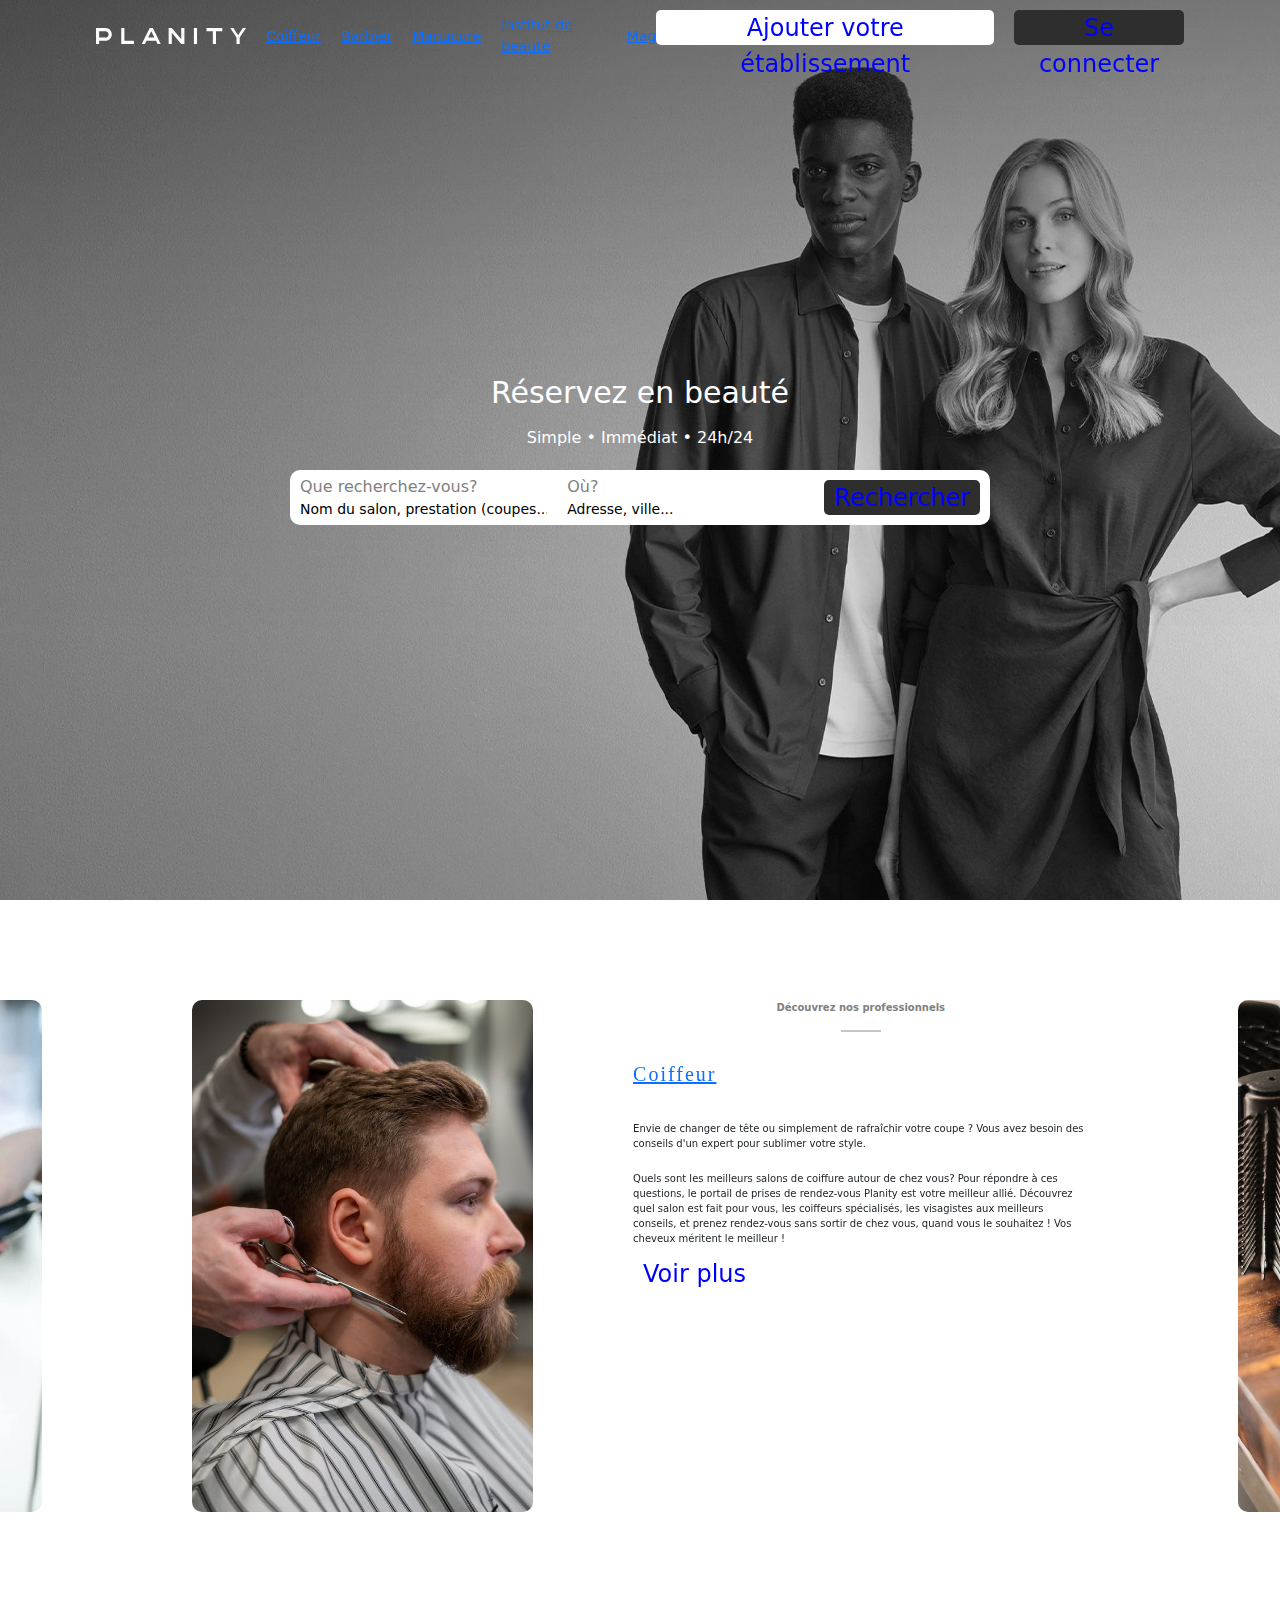
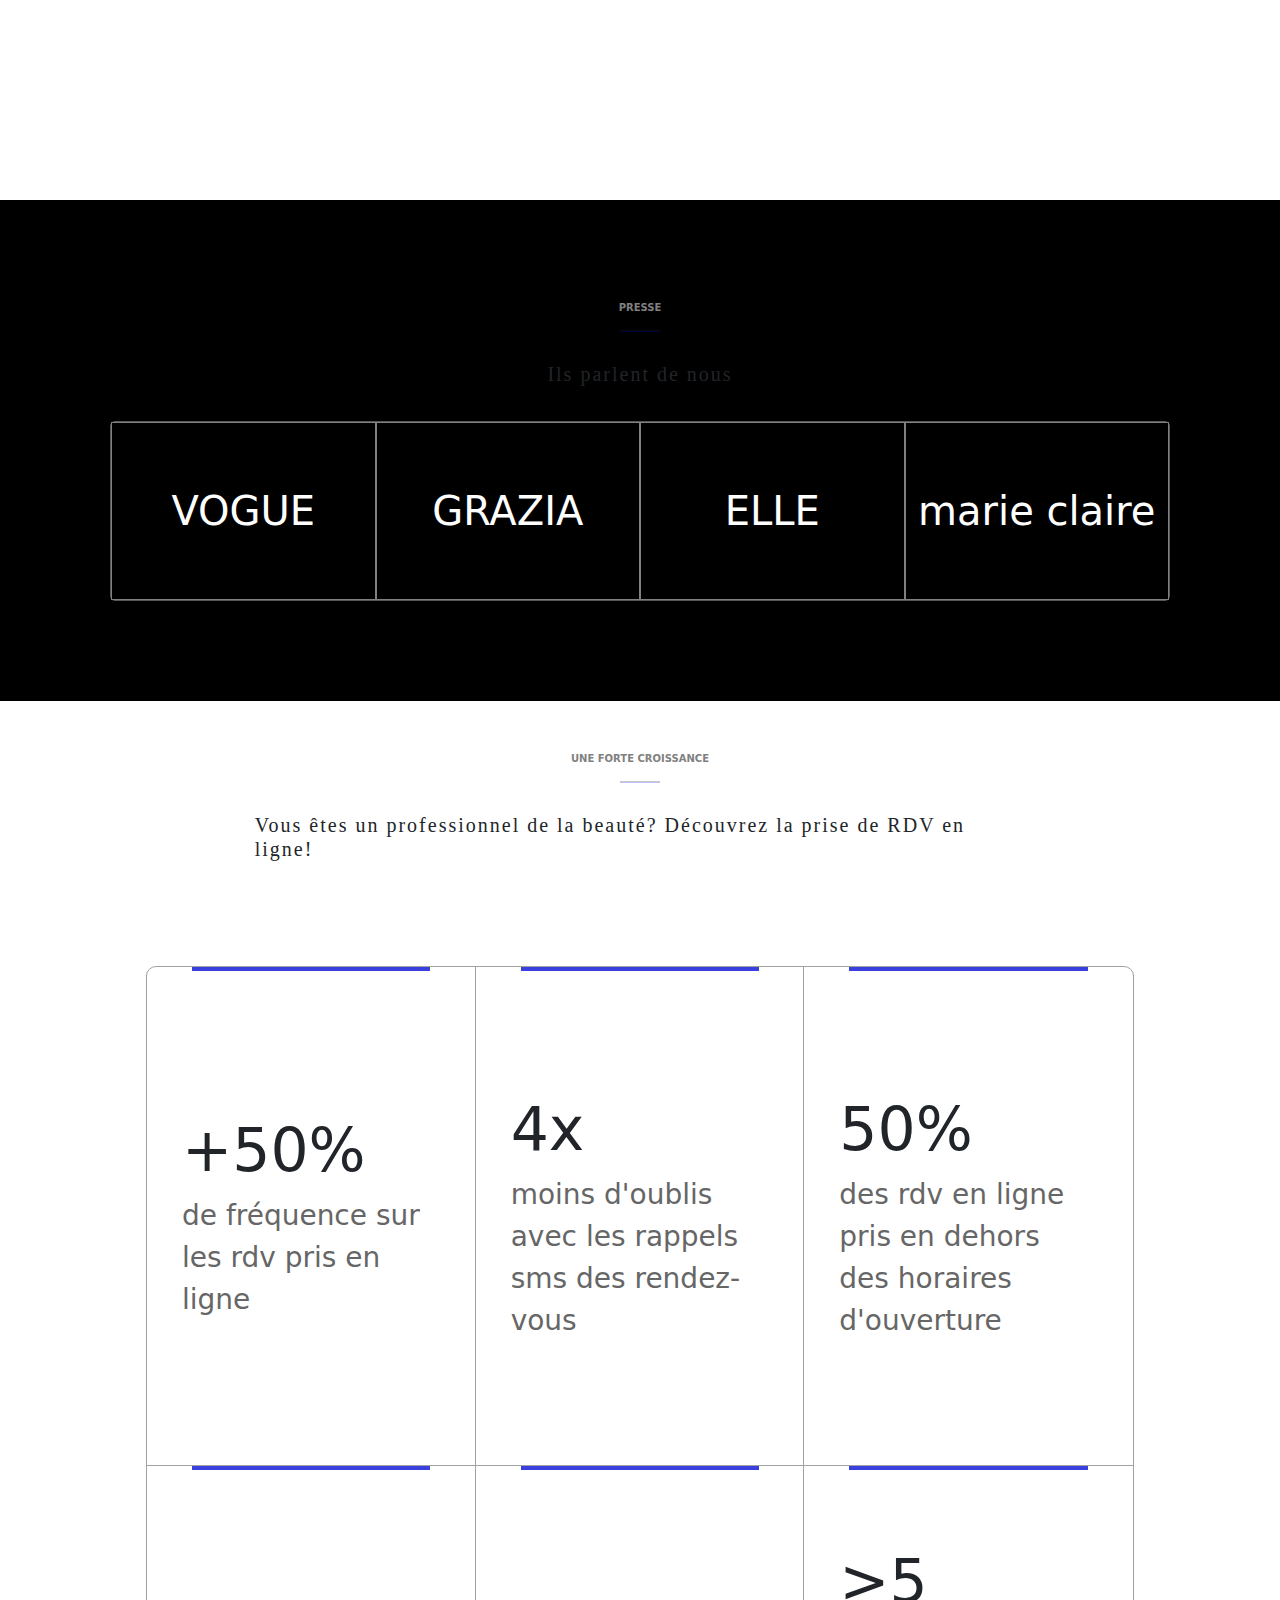
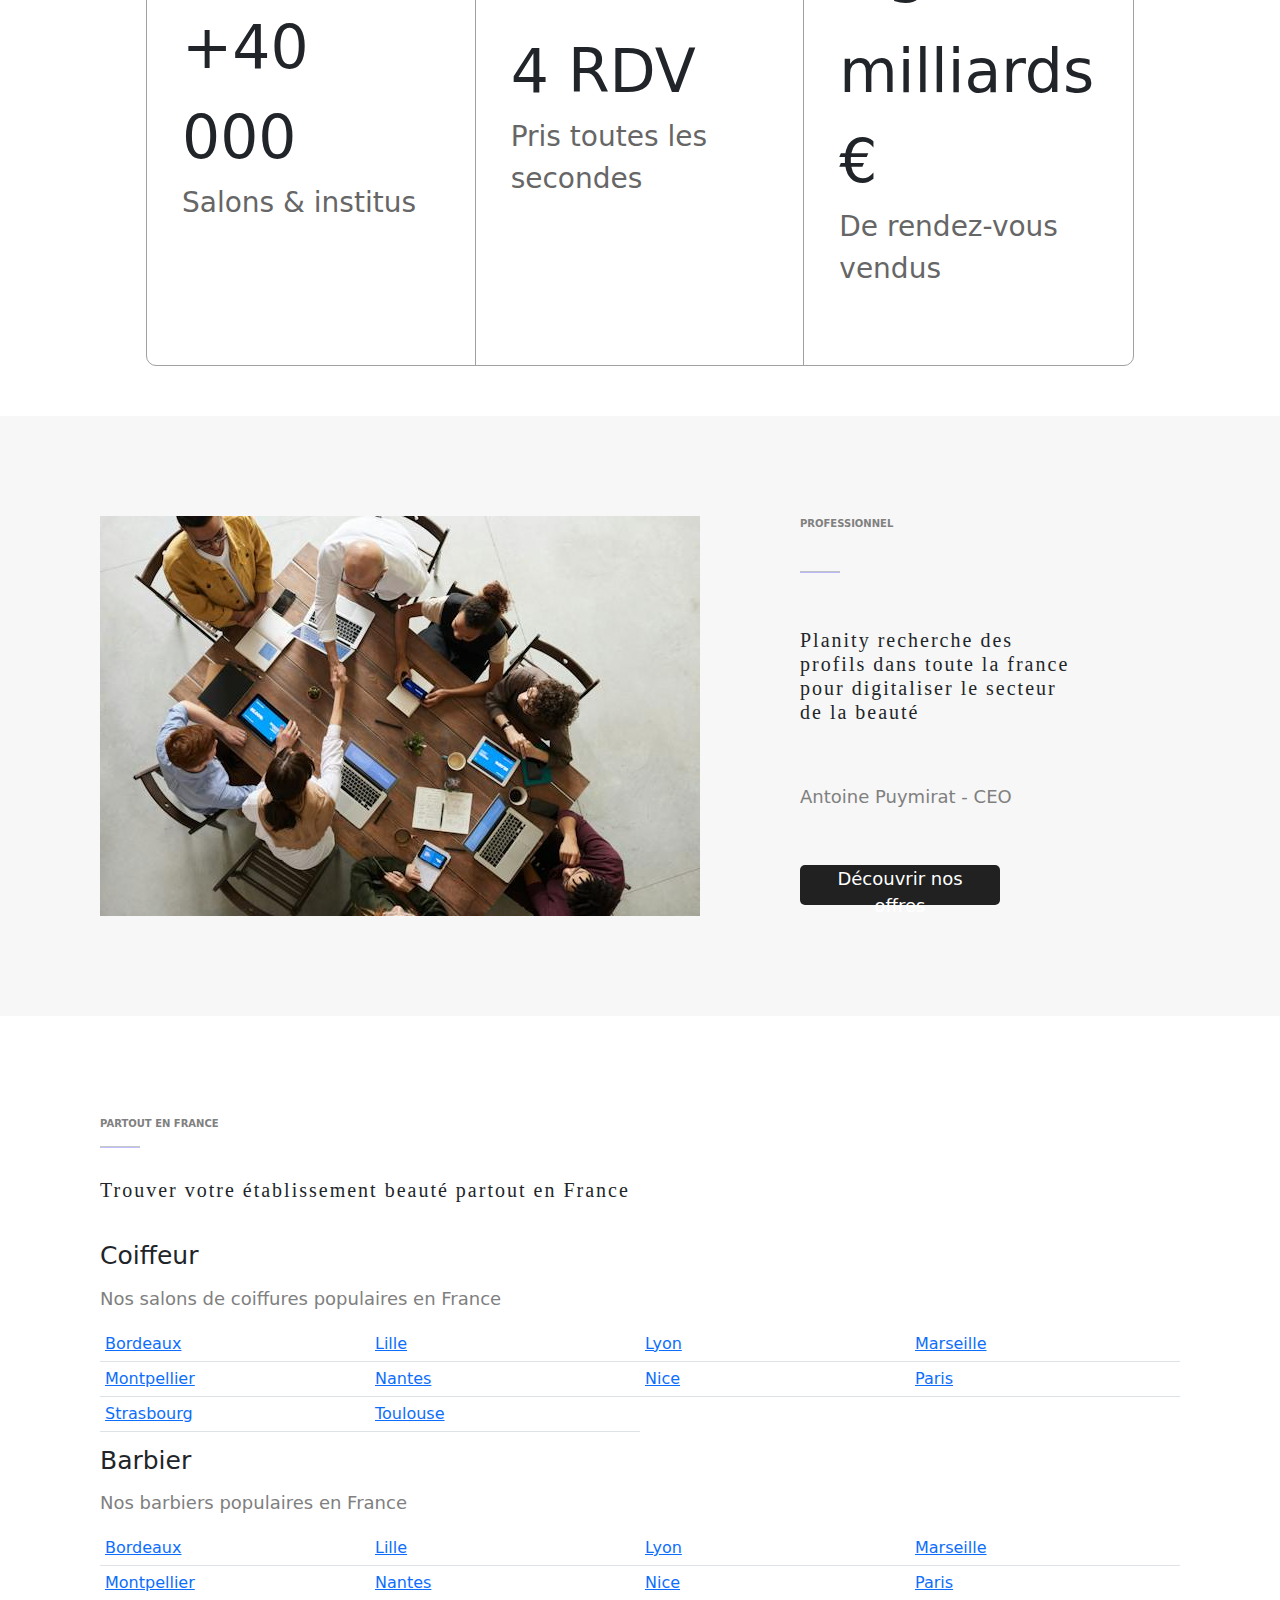
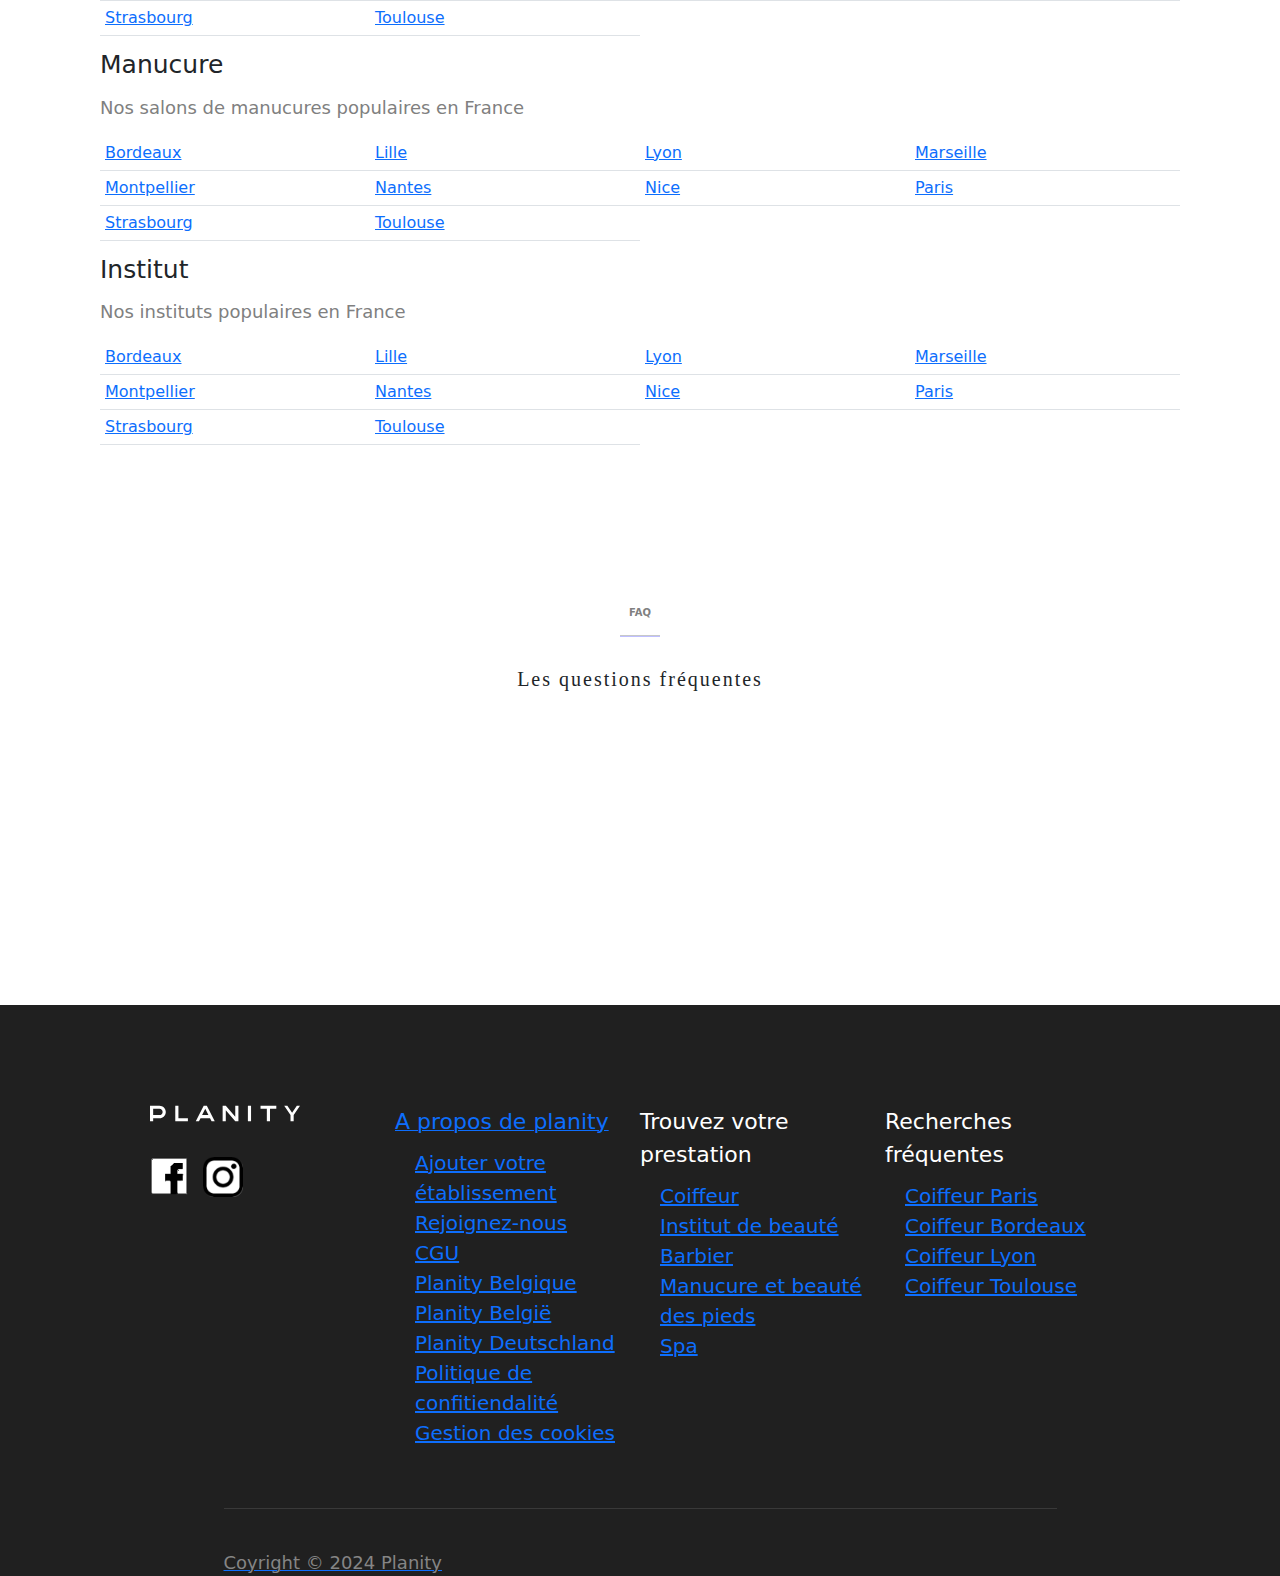
<file: index.html>
<!DOCTYPE html>
<html lang="fr-FR">
<head>
  <meta charset="UTF-8">
  <meta name="recode-planiti" content="Entrainement Html / Css / Bootstrap en recodant le site PLanity">
  <title>Recode planity</title>
  <link rel="stylesheet" href="/assets/css/reset.css">
  <link rel="stylesheet" href="/assets/css/style-responsive2.css">
  <link href="https://cdn.jsdelivr.net/npm/bootstrap@5.3.3/dist/css/bootstrap.min.css" rel="stylesheet" integrity="sha384-QWTKZyjpPEjISv5WaRU9OFeRpok6YctnYmDr5pNlyT2bRjXh0JMhjY6hW+ALEwIH" crossorigin="anonymous">
<script type="text/javascript" src="afficher_cacher_div.js"></script>

</head>
<body class="body__scroller">
      <!-- START HEADER -->
      <header class="header">
        <div class="header__container flux">
          <div class="header__container__img"><img src="/assets/img/menu hamburger.png" alt="Menu hamburger" class="header__img"></div>
          <img src="assets/img/logo.svg" alt="logo Planity" class= "header__logo">

          <nav class="header__nav">
            <ul class="header__list--link">
              <li class="header__link">
                <a class="lien" href="coiffeur.html">Coiffeur</a>
              </li>
              <li class="header__link">
                <a class="lien" href="barbier.html">Barbier</a>
              </li>
              <li class="header__link">
                <a class="lien" href="Manucure.html">Manucure</a>
              </li>
              <li class="header__link">
                <a class="lien" href="Institut-de-beauté.html">Institut de beauté</a>
              </li>
              <li class="header__link">
                <a class="lien" href="Mag.html">Mag</a>
              </li>
            </ul>
          </nav>
          
          <div class="header__quick-actions">
            <button class="button button--add" type="button">Ajouter votre établissement</button>
            <button class="button button--black"  type="button">Se connecter</button>
          </div>  
        </div>
        </header>
                                    <!--END HEADER-->

                                    <!--START MAIN:HERO-->
        <main>
          <div class="main__bg">
            <section class="hero flux">
              <h1 class="hero__title">Réservez en beauté</h1>
              <p class="hero__description">Simple • Immédiat • 24h/24</p>
              <form class="hero__search" action="" method="get">
                <div class="container__search">
                  <label class="hero__label search"><span class="hero__label--span">
                    Que recherchez-vous?</span>
                    <input 
                    class="hero__input" 
                    type="text" 
                    name="city" 
                    value="" 
                    placeholder="Nom du salon, prestation (coupes...)" 
                    />
                  </label>
                  <div class="hero__label--separator"></div>
                  <label class="hero__label where">
                    Où?
                    <input 
                    class="hero__input" 
                    type="text" 
                    name="city" 
                    value="" 
                    placeholder="Adresse, ville..." 
                    />
                  </label>
                  <button class="button button--black--2"type="submit">Rechercher
                  </button>
                </div>
              </form>
              <div class="container__button--add">
                <button class="button button__add" type="button">Ajouter votre établissement</button>

              </div>
                
          </section>
        </div>
          
          <!---------------------------- Start:home caroussel -->
          <section>
            <div class="carousel__content">
              <div class="carousel__link">
                <span class="span carousel__span">Découvrez nos professionnels</span>
                <hr class="hr">
                <div id="carouselinkAutoplaying" class="carousel slide" data-bs-ride="carousel">
                  <div class="carousel-inner">
                    <div class="carousel-item active">
                      <h2 class="h2"> <a class="carousel__link--link" href="/">Coiffeur</a></h2>
                      <p class="link--text1">Envie de changer de tête ou simplement de rafraîchir votre coupe ? Vous avez besoin des
                  conseils d'un expert pour sublimer votre style.</p>
                  
                  <p id="text" class="text">Quels sont les meilleurs salons de coiffure autour de chez vous? Pour répondre à
                    ces questions, le portail de prises de rendez-vous Planity est votre meilleur allié. Découvrez quel salon est fait
                    pour vous, les coiffeurs spécialisés, les visagistes aux meilleurs conseils, et prenez rendez-vous sans sortir
                    de chez vous, quand vous le souhaitez&nbsp;! Vos cheveux méritent le meilleur&nbsp;!</p>
                    <span class="button" id="button_text" onclick="javascript:afficher_cacher('text');">Voir plus</span>
                  </div>
                  
        
                    <div class="carousel-item">
                      <h2 class="h2"> <a class="carousel__link--link" href="/">Barbier</a></h2>
                      <p class="link--text1">Envie de changer de tête ou simplement de rafraîchir votre coupe ? Vous avez besoin des
                  conseils d'un expert pour sublimer votre style.</p>
        
                  <p id="text2" class="text2">Quels sont les meilleurs salons de coiffure autour de chez vous? Pour répondre à
                    ces questions, le portail de prises de rendez-vous Planity est votre meilleur allié. Découvrez quel salon est fait
                    pour vous, les coiffeurs spécialisés, les visagistes aux meilleurs conseils, et prenez rendez-vous sans sortir
                    de chez vous, quand vous le souhaitez&nbsp;! Vos cheveux méritent le meilleur&nbsp;!</p>
                    <span class="button" id="button_text2" onclick="javascript:afficher_cacher('text2');">Voir plus</span>
                    </div>
                    <div class="carousel-item">
                      <h2 class="h2"> <a class="carousel__link--link" href="/">Manucure</a></h2>
                      <p class="link--text1">Envie de changer de tête ou simplement de rafraîchir votre coupe ? Vous avez besoin des
                  conseils d'un expert pour sublimer votre style.</p>
        
                  <p id="text3" class="text3">Quels sont les meilleurs salons de coiffure autour de chez vous? Pour répondre à
                    ces questions, le portail de prises de rendez-vous Planity est votre meilleur allié. Découvrez quel salon est fait
                    pour vous, les coiffeurs spécialisés, les visagistes aux meilleurs conseils, et prenez rendez-vous sans sortir
                    de chez vous, quand vous le souhaitez&nbsp;! Vos cheveux méritent le meilleur&nbsp;!</p>
                    <span class="button" id="button_text3" onclick="javascript:afficher_cacher('text3');">Voir plus</span>
                    </div>
                  </div>
                </div>
        
                
                
                
                
              </div>
        
              <!-- Carousel 1ere partie -->
        
              <div id="carouselAutoplaying" class="carousel slide" data-bs-ride="carousel">
                <div class="carousel-inner">
                  <div class="carousel-item active">
                    <img src="/assets/img/Barbe.jpeg" class="d-block w-100" alt="Image de barbe">
                  </div>
                  <div class="carousel-item">
                    <img src="/assets/img/Ciseaux.jpeg" class="d-block w-100" alt="Ustensils de coiffures">
                  </div>
                  <div class="carousel-item">
                    <img src="/assets/img/Coiffure.webp" class="d-block w-100" alt="Image de coiffure">
                  </div>
                </div>
              </div>
            
        
              <!--  Carousel 2eme partie -->
              <div id="carousel2Autoplaying" class="carousel slide" data-bs-ride="carousel">
                <div class="carousel-inner">
                  <div class="carousel-item active">
                    <img src="/assets/img/Coiffure.webp" class="d-block w-100" alt="Image de coiffure">
                  </div>
                  <div class="carousel-item">
                    <img src="/assets/img/Barbe.jpeg" class="d-block w-100" alt="Image de barbe">
                  </div>
                  <div class="carousel-item">
                    <img src="/assets/img/Ciseaux.jpeg" class="d-block w-100" alt="Ustensils de coiffures">
                  </div>
                </div>
              </div>
        
              <!-- Carousel 3eme partie -->
              <div id="carousel3Autoplaying" class="carousel slide" data-bs-ride="carousel">
                <div class="carousel-inner">
                  <div class="carousel-item active" >
                    <img src="/assets/img/Ciseaux.jpeg" class="d-block w-100" alt="Ustensils de coiffures">
                  </div>
                  <div class="carousel-item">
                    <img src="/assets/img/Coiffure.webp" class="d-block w-100" alt="Image de coiffure">
                  </div>
                  <div class="carousel-item">
                    <img src="/assets/img/Barbe.jpeg" class="d-block w-100" alt="Image de coiffure">
                  </div>
                </div>
            </div>
          </div>
          </section>
        <!---- End Home caroussel -->

        <!------------------------------ Start Hero press -->
        <section class="hero__section__press">
          <div class="hero__press">
            <span class="span">PRESSE</span>
            <hr class="hr">
            <h2 class="h2 h2__press">Ils parlent de nous</h2>
            <div class="press__container">
              <div class="press__content">VOGUE</div>
              <div class="press__content">GRAZIA</div>
              <div class="press__content">ELLE</div>
              <div class="press__content">marie claire</div>
            </div>
          </div>
        </section>
            <!-- END Hero press -->

            <!------------------------  start hero promotion -->
            <section class="hero__promotion flux">
              <span class="span">UNE FORTE CROISSANCE</span>
              <hr class="hr">
              <h2 class="h2 h2__promotion">Vous êtes un professionnel de la beauté? Découvrez la prise de RDV en ligne!</h2>
              <div class="promotion__container">
                <div  class="promotion__content  content1">
                  <div class="content">+50% <p class="promotion__text">de fréquence sur les rdv pris en ligne</p>
                  <a href="#" class="content__link--button" rel="#" target="_blank"><button class="link--button" type="button" >Ajouter votre établissement</button></a></div>
                </div>
                <div class="promotion__content content2">
                  <div class="content">4x <p class="promotion__text">moins d'oublis avec les rappels sms des rendez-vous</p>
                  <a href="#" class="content__link--button" rel="#" target="_blank"><button class="link--button" type="button" >Ajouter votre établissement</button></a></div>
                </div>
                <div class="promotion__content content3">
                  <div class="content">50% <p class="promotion__text">des rdv en ligne pris en dehors des horaires d'ouverture</p>
                    <a href="#" class="content__link--button" rel="#" target="_blank"><button class="link--button" type="button" >Ajouter votre établissement</button></a></div>
                  </div>
                  <div class="promotion__content content4">
                    <div class="content">+40 000 <p class="promotion__text">Salons & institus</p>
                    <a href="#" class="content__link--button" rel="#" target="_blank"><button class="link--button" type="button" >Ajouter votre établissement</button></a></div>
                  </div>
                  <div class="promotion__content content5">
                    <div class="content">4 RDV <p class="promotion__text">Pris toutes les secondes</p>
                      <a href="#" class="content__link--button" rel="#" target="_blank"><button class="link--button" type="button" >Ajouter votre établissement</button></a></div>
                    </div>
                  <div class="promotion__content content6">
                    <div class="content">>5 milliards €  <p class="promotion__text"> De rendez-vous vendus</p>
                    <a href="#" class="content__link--button" rel="#" target="_blank"><button class="link--button" type="button" >Ajouter votre établissement</button></a></div>
                  </div>
              </div>
            </section>
            <!-- end hero promotion -->

            <!-- start hero recruit -->
            <section class="hero__recruit">
              <div class="recruit__container">
                <img class="recruit__img" src="/assets/img/Equipe-recruit.jpeg" alt="Image de l'équipe Planity">
                <div class="recruit__content">
                  <span class="span span__recruit">PROFESSIONNEL</span>
                  <hr class="hr hr__recruit">
                  <h2 class="h2 h2__recruit">Planity recherche des profils dans toute la france pour digitaliser le secteur de la beauté</h2>
                  <p class="recruit__text">Antoine Puymirat - CEO</p>
                  <a href="#" class="recruit__content__link" rel="#" target="_blank"><button class="button recruit__link--button" type="button" >Découvrir nos offres</button></a></div>
                </div>
              </div>
            </section>
            <!-- end hero recruit -->

            <!-- start hero city--search  -->
            <section class="hero__city flux">
              <div class="city__container">
                <span class="span city__span">PARTOUT EN FRANCE</span>
                <hr class="hr city__hr">
                <h2 class="h2 city__h2">Trouver votre établissement beauté partout en France</h2>
                <p class="city__text">Coiffeur</p>
                <h3 class="city__h3">Nos salons de coiffures populaires en France</h3>
                <table class="table">
                  <tr>
                    <td><a href="#">Bordeaux</a></td>
                    <td><a href="#">Lille</a></td>
                    <td><a href="#">Lyon</a></td>
                    <td><a href="#">Marseille</a></td>
                  </tr>
                  <tr>
                    <td><a href="#">Montpellier</a></td>
                    <td><a href="#">Nantes</a></td>
                    <td><a href="#">Nice</a></td>
                    <td><a href="#">Paris</a></td>
                  </tr>
                  <tr>
                    <td><a href="#">Strasbourg</a></td>
                    <td><a href="#">Toulouse</a></td>
                  </tr>
                </table>
                <p class="city__text">Barbier</p>
                <h3 class="city__h3">Nos barbiers populaires en France</h3>
                <table class="table">
                  <tr>
                    <td><a href="#">Bordeaux</a></td>
                    <td><a href="#">Lille</a></td>
                    <td><a href="#">Lyon</a></td>
                    <td><a href="#">Marseille</a></td>
                  </tr>
                  <tr>
                    <td><a href="#">Montpellier</a></td>
                    <td><a href="#">Nantes</a></td>
                    <td><a href="#">Nice</a></td>
                    <td><a href="#">Paris</a></td>
                  </tr>
                  <tr>
                    <td><a href="#">Strasbourg</a></td>
                    <td><a href="#">Toulouse</a></td>
                  </tr>
                </table>
                <p class="city__text">Manucure</p>
                <h3 class="city__h3">Nos salons de manucures populaires en France</h3>
                <table class="table">
                  <tr>
                    <td><a href="#">Bordeaux</a></td>
                    <td><a href="#">Lille</a></td>
                    <td><a href="#">Lyon</a></td>
                    <td><a href="#">Marseille</a></td>
                  </tr>
                  <tr>
                    <td><a href="#">Montpellier</a></td>
                    <td><a href="#">Nantes</a></td>
                    <td><a href="#">Nice</a></td>
                    <td><a href="#">Paris</a></td>
                  </tr>
                  <tr>
                    <td><a href="#">Strasbourg</a></td>
                    <td><a href="#">Toulouse</a></td>
                  </tr>
                </table>
                <p class="city__text">Institut</p>
                <h3 class="city__h3">Nos instituts populaires en France</h3>
                <table class="table">
                  <tr>
                    <td><a href="#">Bordeaux</a></td>
                    <td><a href="#">Lille</a></td>
                    <td><a href="#">Lyon</a></td>
                    <td><a href="#">Marseille</a></td>
                  </tr>
                  <tr>
                    <td><a href="#">Montpellier</a></td>
                    <td><a href="#">Nantes</a></td>
                    <td><a href="#">Nice</a></td>
                    <td><a href="#">Paris</a></td>
                  </tr>
                  <tr>
                    <td><a href="#">Strasbourg</a></td>
                    <td><a href="#">Toulouse</a></td>
                  </tr>
                </table>
              </div>
            </section>
            <!-- end hero__city--search -->

            <!-- start hero__faq -->
            <section class="hero__faq flux">
              <span class="span faq__span">FAQ</span>
              <hr class="hr">
              <h2 class="h2 faq__h2">Les questions fréquentes</h2>
            </section>
            <!-- end hero__faq -->
          </main>       
          <!-- End: HERO -->

          <!-- start footer -->
        <footer class="footer">
          <section class="footer__section">
            <nav class="footer__nav">
              <div class="footer__container container__logo ">
                <img class= "footer__logo" src="assets/img/logo.svg" alt="logo Planity" >
                <div class="container__social--link">
                <a href="#" ><img class="link__facebook" src="assets/img/images (2).png" alt="logo Facebook"></a>
                <a href="#" ><img class="link__instagram" src="assets/img/Intagram11.png" alt="logo Instagram">
                </div>
              </div>
              <div class="footer__container">
                <span class="footer__span">A propos de planity</span>
                <ul class="footer__list">
                  <li class="list__content"><a href="#" rel="" target="_blank"><span>Ajouter votre établissement</span></a></li>
                  <li class="list__content"><a href="#" rel="" target="_blank"><span>Rejoignez-nous</span></a></li>
                  <li class="list__content"><a href="#" rel="" target="_blank"><span>CGU</span></a></li>
                  <li class="list__content"><a href="#" rel="" target="_blank"><span>Planity Belgique</span></a></li>
                  <li class="list__content"><a href="#" rel="" target="_blank"><span>Planity België</span></a></li>
                  <li class="list__content"><a href="#" rel="" target="_blank"><span>Planity Deutschland</span></a></li>
                  <li class="list__content"><a href="#" rel="" target="_blank"><span>Politique de confitiendalité</span></a></li>
                  <li class="list__content"><a href="#" rel="" target="_blank"><span>Gestion des cookies</span></a></li>
                </ul>
              </div>
              <div class="footer__container">
                <span class="footer__span">Trouvez votre prestation</span>
                <ul class="footer__list">
                  <li class="list__content"><a href="#" rel="" target="_blank"><span class="footer__list--span">Coiffeur</span></a></li>
                  <li class="list__content"><a href="#" rel="" target="_blank"><span class="footer__list--span">Institut de beauté</span></a></li>
                  <li class="list__content"><a href="#" rel="" target="_blank"><span class="footer__list--span">Barbier</span></a></li>
                  <li class="list__content"><a href="#" rel="" target="_blank"><span class="footer__list--span">Manucure et beauté des pieds</span></a></li>
                  <li class="list__content"><a href="#" rel="" target="_blank"><span class="footer__list--span">Spa</span></a></li>
                </ul>
              </div>
              <div class="footer__container">
                <span class="footer__span">Recherches fréquentes</span>
                <ul class="footer__list">
                  <li class="list__content"><a href="#" rel="" target="_blank"><span>Coiffeur Paris</span></a></li>
                  <li class="list__content"><a href="#" rel="" target="_blank"><span>Coiffeur Bordeaux</span></a></li>
                  <li class="list__content"><a href="#" rel="" target="_blank"><span>Coiffeur Lyon</span></a></li>
                  <li class="list__content"><a href="#" rel="" target="_blank"><span>Coiffeur Toulouse</span></a></li>
                </ul>
              </div>
            </nav>
          </section>
          <hr class="footer__br flux">
          <section class="footer__copyright flux">
            <div class="container__social--copyright ">
              <a href="#" ><img class="link__facebook" src="assets/img/images (2).png" alt="logo Facebook"></a>
              <a href="#" ><img class="link__instagram" src="assets/img/Intagram11.png" alt="logo Instagram">
              </div>
            <span class="span__copyright">Coyright © 2024 Planity</span>
          </section>
        </footer>
        <script src="https://cdn.jsdelivr.net/npm/bootstrap@5.3.3/dist/js/bootstrap.bundle.min.js" integrity="sha384-YvpcrYf0tY3lHB60NNkmXc5s9fDVZLESaAA55NDzOxhy9GkcIdslK1eN7N6jIeHz" crossorigin="anonymous"></script>
        <script type="text/javascript"></script>
      </body>
</html>
</file>
<file: assets/css/style-responsive2.css>
/* 
Les unités CSS :
-pixel (px): valeur fixe
-rem: basée sur la taulle de typo du document
-em: basée sur la taimme de typo du bloc parent
-vw / vh: viewport width and height basée sur la taille de la fenêtre
*/
:root {
  font-family: "Inter, Helvetica, Sans-serif";
  --font-2: "Aeonik, Helvetica, Arial, Sans-serif";
  --regular: 400;
  --bold: 700;
  --color-1: white;
  --color-2: black;
  --color-3: grey;
  --label-2: 1.4rem var(--font-1);
  --label-3: 4rem var(--font-2);
  font-size: 62.5%;/* 16px */
  --timing-short: 3s;
  --ease-in-out: cubic-bezier(0.1, 0.5, 0.1,1)

}
.body__scroller {
  width: auto;
  height: auto;
  overflow-y: scroll;
  scrollbar-width: thin;
}

/*
FLUX
*/
.flux   {
  max-width: 85%;
  margin-left: auto;
  margin-right: auto;
}


/* BUTTON */

.button {
  position: inherit;
  background-color: white;
  color: gray;
  border-radius: 5px;
  padding: 0 10px 0 10px;
  font-family: var(--font-1);
  font-size: 1.4rem;
  font: var(--bold);
  height: 35px;
}
.button:hover {
background-color: rgba(245, 245, 245, 0.732);
}
.button--black--2{
  font-size: 1.4rem;
  height: 35px;
  width: 40%;
}

.button--black, .button--black--2 {
  background-color: rgb(46, 46, 46);
  color:white;
}

.button--black:hover, .button--black--2:hover{
  background-color: rgb(0, 0, 0);
}

/* span */
.span {
  width: 100%;
  font: var(--label-2);
  color: var(--color-3);
  font-weight: var(--bold);  
  padding-bottom: 5px;
  text-align: center;
}


.hr {
  width: 40px;
  border-bottom: 1px solid blue;
  align-self: center;
}

/* h2 */
.h2 {
  padding: 20px 0 30px 0;
  font: var(--label-3);
  color: var(--color-1);
  letter-spacing: 2px;
  font-size: 3rem;
  
}


/*----------------------HEADER-----------------------------------*/

.header{
  display: inline-block;
  background-color:transparent;
  position:fixed;
  width: 100%;
  color: var(--color-1);
}

.header__container {
  display: flex;
  justify-content: space-around;
  padding:10px 0;
  font-size: 1.4rem;
}

.header__container__img {
  position: absolute;
  padding-top: -9999px;
  left: -9999px;
}

.header__logo{
  width: 150px;
}

/* Nav header */
.header__list--link{
  display:flex;
  column-gap: 20px;
  height: 100%;
  align-items: center;
  
}
.header__link{
  display:flex;
}

.header__quick-actions {
  display: flex;
  column-gap: 20px;
}




/*------------------------------ HERO ---------------------------*/

/* Background */
.main__bg {
  background-image: url(/assets/img/background.jpg);
  background-repeat: no-repeat;
  background-size: cover;
  background-position: right;
}

.hero {
  background-color:transparent;
  height: 100vh;
  display: flex;
  flex-direction: column;
  align-items: center;
  justify-content:center;
  row-gap: 10px;
  color: var(--color-1);
}

.hero__title {
  font-weight: 400;
  font-size: 3rem;

}

.hero__description {
  font-size: 1.6rem;
  
}

.hero__search {
  display: flex;
  align-items: center;
  background-color: white;
  border-radius: 10px;    
  padding: 5px 10px 5px 10px;
  width: 700px;
  height: auto;
}
.container__search {
  display: flex;
  width: 100%;
  margin: auto;
  gap: 10px;
  align-items: center;
}

.hero__label {
  display: flex;
  flex-direction: column;
  width: 100%;
  color: grey;
  font-size: 1.6rem;
}

.hero__label--separator {
width: 1px;
height: 90%;
background-color: rgb(212, 17, 17);
}

.hero__input {
  color: black;
  font-size: 1.4rem;
  min-width: 100px;
  
}

.hero__input::placeholder {
  opacity: 1;
  color: black;
}

.container__button--add {
  max-width: 700px;
  display: none;
  justify-content: center;
  background-color: transparent;
  width: 100%; 
}
.button__add {
  background-color: black;
  width: 100% ;
  color: white;
  font-size: 1.6rem;
  
}
/*--------------------------- caroussel------------------------ */




.carousel__content {
  width: 100%;
  height: 100vh;
  padding: 100px 0 100px 0;
  display: flex;
  flex-direction: row-reverse;
  justify-content: space-between;
}
/* .module__carousel {
  height: 100%;
  width: 100%;
  display: flex;
  flex-direction: row;
  background-color: cornflowerblue;
} */




#carouselAutoplaying {
  width: 600px;
  margin: 0 50px 0 50px;
} 
#carousel2Autoplaying {
  width: 600px;
  position: relative;
  right: 300px;
  margin: 0 -200px 0 0;
  
}

#carousel3Autoplaying {
  width: 600px;
  order: -1;
  position: relative;
  left: 300px;
  margin: 0 0 0 -200px;
  
}
.carousel-item img {
width: 800px;
height: auto;
border-radius: 10px;
}

  .carousel__link {
    width: 800px;
    height: 100%;
    display: flex;
    flex-direction: column;
    margin: 0 50px 0 50px;
    
    
  }

  .link--text1 {
    margin-bottom: 20px;
  }

  .button
{
    color:#0000ff;
    font-size:24px;
    cursor:pointer;
}



/*----------------------------- Hero press ----------------------*/
.hero__section__press {
  padding: 100px;
  background-color: rgb(0, 0, 0);
}
.hero__press {
  padding: 0 10px 0 10px;
  display: flex;
  flex-direction: column;
  align-items: center;
}
.press__container {
  width: 100%;
  height: 180px;
  display: flex;
  justify-content: space-around;
  align-items: center;
  border: 1px solid rgb(88, 88, 88);
  border-radius: 5px;
  color: white;
  font-size: 4rem;
}
.press__content {
  width: calc(100%/4);
  height: 100%;
  display: flex;
  align-items: center;
  justify-content: center;
  text-align: center;
  border: 1px solid grey;
}

/*----------------------- hero promotion ---------------------*/

.hero__promotion {
  background-color: rgb(255, 255, 255);
  padding: 50px;
  height: auto;
  display: flex;
  flex-direction: column;
  align-items: center;
}
.h2__promotion {
  width: 78%;
  padding-bottom: 100px;
  display: block;
  text-align: start;
  color: black;
}
.promotion__container {
  width: 100%;
  height: 1000px;
  border-radius: 10px;
  display: flex;
  flex-wrap: wrap;
  border: 0.5px solid rgb(161, 161, 161);
  font-size: 3rem ;
}
.promotion__content::before {
  content: "";
  position: relative;
  right: 30px;
  left: 30px;
  width: 80%;
  height: 4px;
  background-color: rgb(58, 64, 222);
  
  
}
.promotion__content {
  width: calc(100%/3);
  height: calc(100%/2);
  padding-left: 15px;
  padding-right: 15px ;
  display: flex;
  flex-wrap: wrap;
  text-align: left;
  font: var(--bold) var(--font-1);
  font-size: 6rem;
}
.content {
  padding: 20px;
  width: 100%;
  height: auto;
  display: flex;
  flex-direction: column;
}
.content1, .content2, .content4, .content5 {
  border-right: 0.5px solid rgb(161, 161, 161);
}
.content1, .content2, .content3 {
  border-bottom: 0.5px solid rgb(161, 161, 161);
}
.promotion__text {
  max-width: 257px;
  font: var(--regular) var(--font-1);
  font-size: 2.8rem;
  color: rgb(102, 102, 102);
}
.content__link--button {
  width: 100%;
  display: none;
  
}
.link--button{
  width: 100%;
  background-color: black;
  color: white;
  font-size: 1.4rem;
  border-radius: 5px;
}

.promotion__content:hover {
    display: flex;
    justify-content: space-between;
    box-shadow: 4px 4px 30px 10px rgb(151, 151, 151);transition: var(--timing-short) var(--ease-in-out);
    .content__link--button {
      display: contents;
    }
    .promotion__text {
      padding-bottom: 50px;
    }
    }
  
  
  
/*------------------------ hero recruit---------------------- */
.hero__recruit {
  padding: 100px;
  width: 100%;
  height: auto;
  background-color: #f7f7f7;
}
.recruit__container {
  width: 100%;
  display: flex;
  
  
}
.recruit__img {
  width: 600px;
}
.recruit__content{
  width: 100%;
  height: auto;
  padding: 0 100px 0 100px;
  display: flex;
  flex-direction: column;
  justify-content: space-between;
  align-items: flex-start;
}
.span__recruit {
  display: flex;
  align-self: flex-start;
}
.hr__recruit {
  display: flex;
  align-self: flex-start;
}
.h2__recruit {
  font-size: 5rem;
  color: black;
}
.recruit__img {
  width: 65%;
}
.recruit__text {
  padding-bottom: 20px; 
  font-size: 1.8rem;
  color: gray;
}
.recruit__link--button {
  width:200px;
  height: 40px;
  background-color: rgb(33, 33, 33);
  color: white;
  font-size: 1.8rem;
}
.recruit__link--button:hover {
  background-color: black;
}
/*-------------------------- hero city----------------- */
.hero__city {
  
  max-width: 100%;
  height: auto;
  padding: 100px;
}
.city_container{
  width: 100%;
  height: 100vh;
}
.city__span {
  display: flex;
  width: 100%;
}
.city__h2 {
  color: black;
}
.city__text {
  font: var(--bold) var(--font-1);
  font-size: 2.5rem;
  font-weight: 500;
}
.city__h3 {
  padding: 0 0 10px 0;
  color: gray;
  font: var(--font-1);
  font-size: 1.8rem;
  font-weight: 500;
}
.table {
  padding-bottom: 20px;
  width: 100%;
  height: 100%;
  font-size: 1.6rem;
  text-align: left;
  color: #202020;
}
th ,td {
  width: calc(100%/4);
  height: 30px;
}
/* -------------------------------Hero FAQ-------------------------- */
.hero__faq {
  width: 100%;
  height: 50vh;
  padding: 50px;
  display: flex;
  flex-direction: column;
  align-items: center;
}
.faq__h2 {
  color: black;
}

/*---------------------------------------- footer --------------------*/

.footer {
  
  padding: 100px 150px 0 150px;
  height: auto;
  background-color: #202020;

}
.footer__nav{
  width: 100%;
  height: auto;
  display:flex;
  
}
.footer__container {
  width: 100%;
  height: 100%;
  display: flex;
  flex-direction: column;
  row-gap: 10px;
  color: white;
  
}
.footer__span {
  font-size: 2.2rem;
}
.footer__list {
  font-size: 2rem;
}
.list__content {
  display: flex;
  flex-direction: column;
  justify-content: space-between;
  color: gray;
  font-family: var(--font-1);
}

.container__social--link {
  padding:25px 0 0 0  ;
  display: flex;
  justify-content: flex-start;
  align-items: centers;
  
  

}
.footer__logo {
  width: 150px;
}
.link__facebook {
  width: 38px;
}
.link__instagram {
  margin-left: 15px;
  width: 40px;
}

.footer__br {
  margin-top: 50px;
  margin-bottom: 40px;
  border-color: rgb(133, 133, 133);
}
.container__social--copyright {
  display: none;
}
.footer__copyright {
  width: 100%;
  height: auto;
}
.span__copyright {
  padding-top: 15px;
  width: 100%;
  font-size: 1.8rem;
  color: rgb(133, 133, 133);
} 
  

@media screen and (max-width: 1070px) {
  .header {
      display: flex;
      align-items: center;
      position: relative;
      background-color: white;
      height: 60px; 
  }
  .header__container { 
      min-width: 85%;
      justify-content: space-between;
      align-items: center;
  }
  .header__container__img {
      position: absolute;
      top: auto;
      left: 10px;
  }
  .header__img{
      width: 50%;
      
  }
  .header__logo{
      filter: brightness(0) saturate(100%) invert(0%) sepia(1%) saturate(9%) hue-rotate(332deg) brightness(93%) contrast(100%);
  }
  .header__nav {
      display: none;
      
  }
  .button--add {
      background-color: rgb(205, 205, 205);
  }
  
  
  .hero__search {
      padding: auto;
      width: 100%;
      height: auto;
      min-height: 8%;
      align-items: flex-end;
      
  }
  .container__search {
      width: 100%;
      
  }
  .hero__label--separator{
      display: none;
  }
  .search{
      min-width: 80%;
      }
  .hero__input {
      min-width: 400px;
  }
  
  .where {
      display: none;
}
.button--black--2 {
  
  font-size: 0;
  background-image: url(/assets/img/bouton\ recherche.png);
  background-repeat: no-repeat;
  background-color: transparent;
  background-position-x: right;
  
}
.press__container {
  font-size: 300%;
}

.promotion__content {
  width: calc(100%/2);
  height: calc(100%/3);
  padding-left: 15px;
}
.content1, .content2, .content3, .content4 {
  border-bottom: 1px solid grey;
  border-right: 0 ;
}
.content1, .content5, .content3 {
  border-right: 1px solid grey;
  
}
.hero__recruit {
  padding: 50px 0 50px 0;
  height: auto;
}
.recruit__container {
  padding: 0;
  display: flex;
  flex-direction: column-reverse;
  align-items: center;
} 
.recruit__content{
  padding: 0 50 ;
  justify-content: center;
  align-items: center;
  text-align: center;
}
.recruit__img {
  width: 80%;
  padding: 50px 0 50px 0;
}
.link--button {
  height: 30px;
}
.promotion__content:hover {
  box-shadow: none;
}
.promotion__content {
  font-size: 130%;
  display: flex;justify-content: space-between;
}
content__link--button {
  display: contents;
  width: 100%;
}
.link--button {
  width: auto;
}

  .city__span {
    display: flex;
    width: 100%;
    justify-content: center;
  }

.city__hr {
  position: absolute;
  left: calc(96%/2);
}
.city__h2 {
  text-align: center;
}
.footer {
  padding: 100px 10px 0 10px;
}
.footer__container {
  padding: 0 10px 0 10px; 
}
.list__content {
  padding: 2px 0 2px 0;
}
}

@media screen and (max-width:767px) {
  .header__container {
      display: grid;
      grid-template-columns: repeat(3, 1fr) ;
  }
  .header__logo {
      grid-column: 2/3;
      align-self: center;
      justify-self: center;
      
  }
  .header__quick-actions {
      display: flex;
      justify-content: flex-end;
  }
  .button.button--black {
      height: 50px;
      font-size: 0;
      background-image:url(/assets/img/User.png);
      background-repeat: no-repeat;
      background-color: transparent;
      background-size: 45px;
      background-position: right;
      min-width: 50px;
  }
  .search {
      min-width: 250px;
  }
  .hero__label--span {
      display: none;
  }
  
  .button--add {
      display: none;
  }
  .hero {
      position: relative;
      top: 100px;
  }
  .hero__input {
      min-width: auto;
  }
  .container__button--add {
      display: contents;
  }
  .button__add {
      height: 50px;
      border-radius: 10px;
      font-size: 1.8rem;
      font-family: var(--font-1);
  }
  .button__add:hover {
      background-color: rgb(42, 42, 42);
  }
.hero__section__press {
  padding: 50px;
  
  border: 1px transparent;
}
.press__container{
  margin: auto;
  width: 100%;
  height: 100px;
  flex-wrap: wrap;
  font-size: 2rem;
}
.press__content {
  border: none;
  width: calc(100%/2);
  height: calc(100%/2);
}
.hero__promotion {
  height: auto;
  padding: 0 0 50px 0 ;
  
}
.h2__promotion {
  text-align: center;
}
.hero__city {
  padding: 10px;
}
.table {
  width: 100%;
}
.footer {
  min-width: 100%;
  height: auto;
  display: flex;
  flex-direction: column;
  padding: 15px 0 15px 5px;

}
.footer__nav {
  display: flex;
  flex-wrap: wrap;
  margin-left: 5px;
  margin-right: 5px;
}
.footer__container {
  width: calc(100%/2);
  padding: 5px;
  
}
.container__logo {
  width: 100%;
  align-items: center;
}
.container__social--link {
  display: none;
}
.footer__copyright {
  display: flex;
  flex-direction: column;
  justify-content: center;
  align-items: center;
}
.container__social--copyright {
  display: contents;
  display: flex;
}
.footer__br {
  width: 100%;
  
}
.footer__copyright {
  min-width: 100%;
}
}




@media screen and (max-width:414px) {
  .main__bg {
      background-image: url(/assets/img/background__phone2.jpg);
  }
  .header__container {
      grid: repeat(2, 1fr);
  }
  .search {
      min-width: auto;
  }
  .press__container{
  font-size: 150%;
  }
  .hero__promotion {
    height: auto;
  }
  .hero__recruit  {
    height: auto;
    justify-content: center;
    align-items: center;
    padding: 0;
  }
  .recruit__content {
    padding: 15px;
  }
  .recruit__link--button {
    width: 337px;
    height: 50px;
    
  }
  .recruit__img {
    width: 90%;
  }
  .hero__city {
    height: auto;
  }
  .footer {
    height: auto;
    padding: 25px 5px 25px 5px;
  }
  .list__content {
    padding: 2px 0 2px 0;
  }
  .footer__nav {
    row-gap: 50px;
  }
}
</file>
